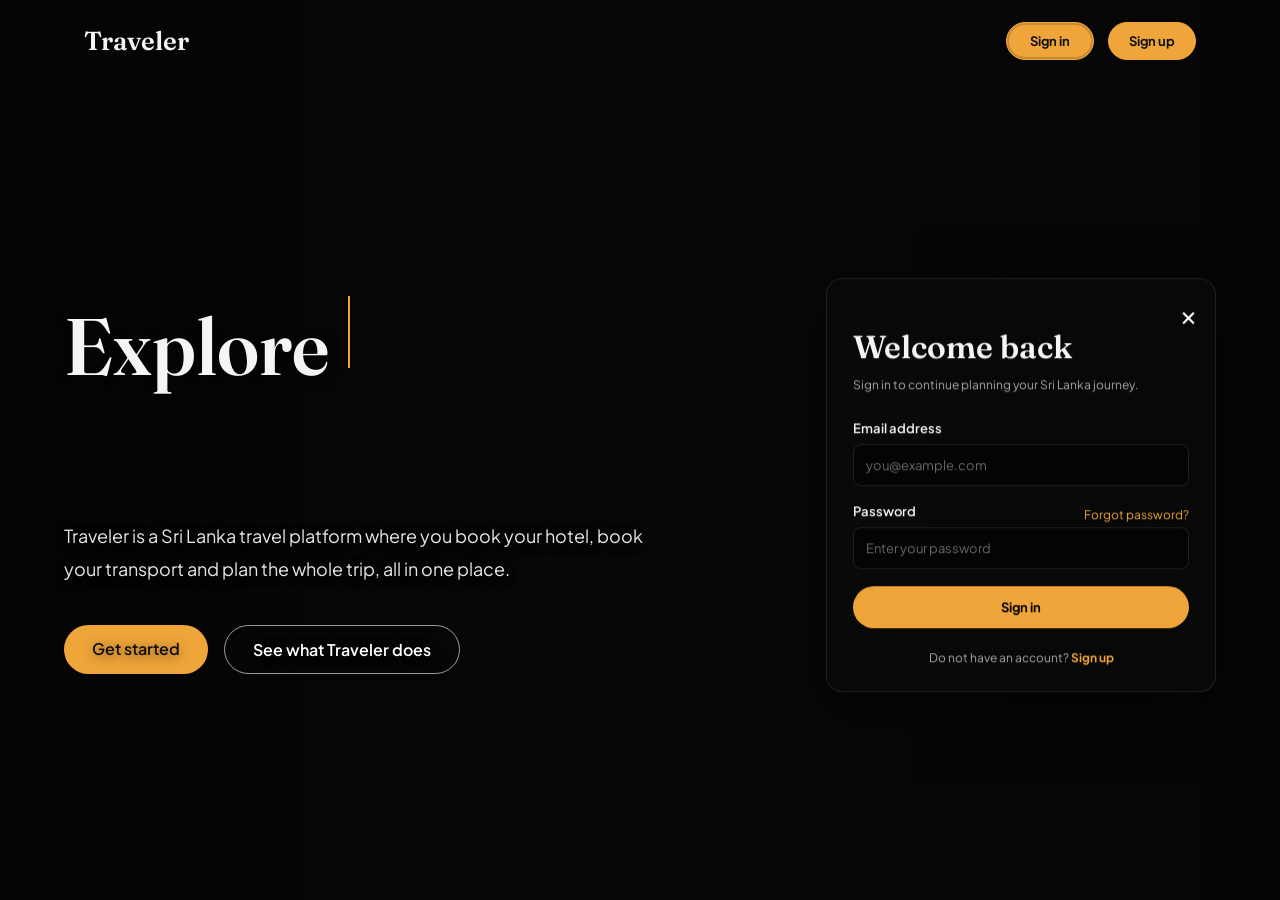
<file: frontend/signin/index.html>
<!DOCTYPE html>
<html lang="en">
<head>
    <meta charset="UTF-8">
    <meta name="viewport" content="width=device-width, initial-scale=1.0">

    <title>Sign in | Traveler</title>

    <link rel="stylesheet" href="../css/auth.css">
</head>

<body>

<main class="auth-page">

    <div class="auth-background" aria-hidden="true">
        <div class="auth-slide hero-slide active"
            style="background-image:url('https://res.cloudinary.com/dt2xaqo32/image/upload/v1793453480/3558149_latkif.jpg')">
        </div>
        <div class="auth-slide hero-slide"
            style="background-image:url('https://res.cloudinary.com/dt2xaqo32/image/upload/v1793454699/454952-sri-lanka-wallpaper_hl4gwv.jpg')">
        </div>
        <div class="auth-slide hero-slide"
            style="background-image:url('https://res.cloudinary.com/dt2xaqo32/image/upload/v1793513222/Gemini_Generated_Image_aygsx2aygsx2aygs_eiuy8b.jpg')">
        </div>
        <div class="auth-slide hero-slide"
            style="background-image:url('https://res.cloudinary.com/dt2xaqo32/image/upload/v1793544504/5d0ff2b4b6e6857f1e14ebf3b4fa1cd912f578b6a641a0e3d8271cfc5e1c891c_yoshoy.avif')">
        </div>
        <div class="auth-overlay"></div>
    </div>

    <header class="auth-header">
        <a href="../index.html" class="auth-home-logo">Traveler</a>
        <nav class="auth-nav" aria-label="Account">
            <a href="index.html" class="auth-nav-button" aria-current="page">Sign in</a>
            <a href="../signup/index.html" class="auth-nav-button">Sign up</a>
        </nav>
    </header>

    <div class="auth-content">
        <section class="auth-intro" aria-label="Traveler introduction">
            <h1><span id="typing-text"></span><span class="cursor" aria-hidden="true"></span></h1>
            <p>
                Traveler is a Sri Lanka travel platform where you book your hotel,
                book your transport and plan the whole trip, all in one place.
            </p>
            <div class="auth-hero-buttons">
                <a href="../signup/index.html" class="auth-hero-primary">Get started</a>
                <a href="../index.html#services" class="auth-hero-secondary">See what Traveler does</a>
            </div>
        </section>

    <section class="auth-card">

        <a href="../index.html" class="auth-close" aria-label="Close">
            &times;
        </a>

        <h1 class="auth-title">Welcome back</h1>

        <p class="auth-description">
            Sign in to continue planning your Sri Lanka journey.
        </p>

        <form class="auth-form" id="signinForm">

            <div class="auth-group">
                <label for="signinEmail">Email address</label>

                <input
                    type="email"
                    id="signinEmail"
                    class="auth-input"
                    placeholder="you@example.com"
                    autocomplete="email"
                    required
                >
            </div>

            <div class="auth-group">

                <div class="auth-password-header">
                    <label for="signinPassword">Password</label>

                    <a href="#" class="auth-forgot">
                        Forgot password?
                    </a>
                </div>

                <input
                    type="password"
                    id="signinPassword"
                    class="auth-input"
                    placeholder="Enter your password"
                    autocomplete="current-password"
                    required
                >

            </div>

            <button type="submit" class="auth-button">
                Sign in
            </button>

            <div id="signinMessage" class="auth-message"></div>

        </form>

        <p class="auth-switch">
            Do not have an account?

            <a href="../signup/index.html">
                Sign up
            </a>
        </p>

    </section>
    </div>

</main>

<script src="../js/script.js"></script>
<script src="../js/auth.js"></script>

</body>
</html>
</file>
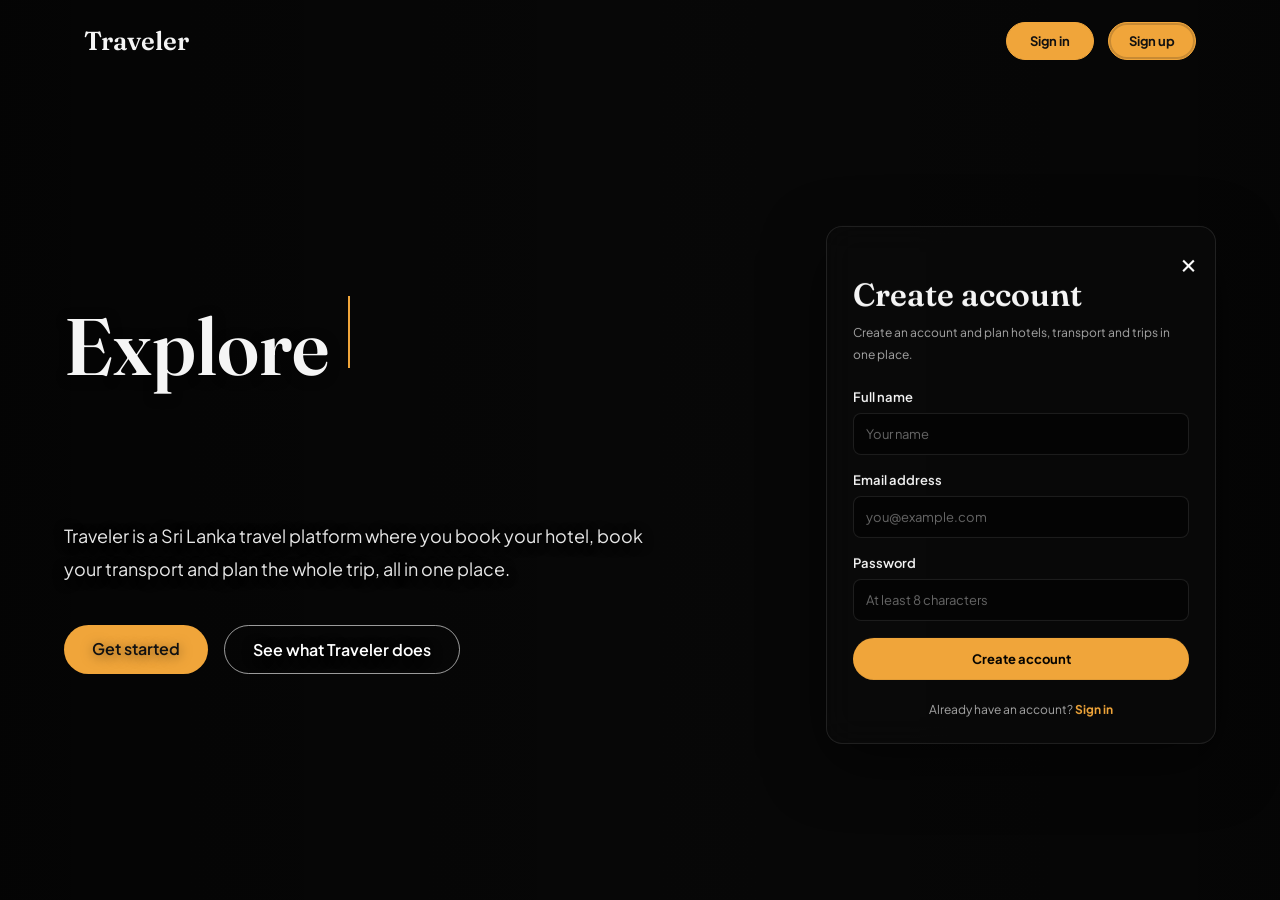
<file: frontend/signup/index.html>
<!DOCTYPE html>
<html lang="en">
<head>
    <meta charset="UTF-8">
    <meta name="viewport" content="width=device-width, initial-scale=1.0">

    <title>Sign up | Traveler</title>

    <link rel="stylesheet" href="../css/auth.css">
</head>

<body>

<main class="auth-page">

    <div class="auth-background" aria-hidden="true">
        <div class="auth-slide hero-slide active"
            style="background-image:url('https://res.cloudinary.com/dt2xaqo32/image/upload/v1793453480/3558149_latkif.jpg')">
        </div>
        <div class="auth-slide hero-slide"
            style="background-image:url('https://res.cloudinary.com/dt2xaqo32/image/upload/v1793454699/454952-sri-lanka-wallpaper_hl4gwv.jpg')">
        </div>
        <div class="auth-slide hero-slide"
            style="background-image:url('https://res.cloudinary.com/dt2xaqo32/image/upload/v1793513222/Gemini_Generated_Image_aygsx2aygsx2aygs_eiuy8b.jpg')">
        </div>
        <div class="auth-slide hero-slide"
            style="background-image:url('https://res.cloudinary.com/dt2xaqo32/image/upload/v1793544504/5d0ff2b4b6e6857f1e14ebf3b4fa1cd912f578b6a641a0e3d8271cfc5e1c891c_yoshoy.avif')">
        </div>
        <div class="auth-overlay"></div>
    </div>

    <header class="auth-header">
        <a href="../index.html" class="auth-home-logo">Traveler</a>
        <nav class="auth-nav" aria-label="Account">
            <a href="../signin/index.html" class="auth-nav-button">Sign in</a>
            <a href="index.html" class="auth-nav-button" aria-current="page">Sign up</a>
        </nav>
    </header>

    <div class="auth-content">
        <section class="auth-intro" aria-label="Traveler introduction">
            <h1><span id="typing-text"></span><span class="cursor" aria-hidden="true"></span></h1>
            <p>
                Traveler is a Sri Lanka travel platform where you book your hotel,
                book your transport and plan the whole trip, all in one place.
            </p>
            <div class="auth-hero-buttons">
                <a href="#signupForm" class="auth-hero-primary">Get started</a>
                <a href="../index.html#services" class="auth-hero-secondary">See what Traveler does</a>
            </div>
        </section>

    <section class="auth-card">

        <a href="../index.html" class="auth-close" aria-label="Close">
            &times;
        </a>

        <h1 class="auth-title">Create account</h1>

        <p class="auth-description">
            Create an account and plan hotels, transport and trips in one place.
        </p>

        <form class="auth-form" id="signupForm">

            <div class="auth-group">
                <label for="signupName">Full name</label>

                <input
                    type="text"
                    id="signupName"
                    class="auth-input"
                    placeholder="Your name"
                    autocomplete="name"
                    required
                >
            </div>

            <div class="auth-group">
                <label for="signupEmail">Email address</label>

                <input
                    type="email"
                    id="signupEmail"
                    class="auth-input"
                    placeholder="you@example.com"
                    autocomplete="email"
                    required
                >
            </div>

            <div class="auth-group">
                <label for="signupPassword">Password</label>

                <input
                    type="password"
                    id="signupPassword"
                    class="auth-input"
                    placeholder="At least 8 characters"
                    minlength="8"
                    autocomplete="new-password"
                    required
                >
            </div>

            <button type="submit" class="auth-button">
                Create account
            </button>

            <div id="signupMessage" class="auth-message"></div>

        </form>

        <p class="auth-switch">
            Already have an account?

            <a href="../signin/index.html">
                Sign in
            </a>
        </p>

    </section>
    </div>

</main>

<script src="../js/script.js"></script>
<script src="../js/auth.js"></script>

</body>
</html>
</file>
<file: frontend/css/auth.css>
@import url("https://fonts.googleapis.com/css2?family=Fraunces:wght@400;600;700&family=Plus+Jakarta+Sans:wght@400;500;600;700&display=swap");

:root {
    --color-base: #0a0a0a;
    --color-surface: #141414;
    --color-line: #2a2a2a;
    --color-fg: #f5f5f5;
    --color-muted: #a3a3a3;
    --color-sun: #f0a53a;
    --color-lagoon: #1f8a8a;

    --font-display: "Fraunces", Georgia, serif;
    --font-sans: "Plus Jakarta Sans", sans-serif;
}

* {
    margin: 0;
    padding: 0;
    box-sizing: border-box;
}

body {
    background: var(--color-base);
    color: var(--color-fg);
    font-family: var(--font-sans);
    -webkit-font-smoothing: antialiased;
    min-height: 100vh;
}

a {
    text-decoration: none;
    color: inherit;
}

.auth-page {
    position: relative;
    isolation: isolate;
    min-height: 100vh;
    display: flex;
    align-items: center;
    padding: 110px max(5vw, 24px) 40px;
    overflow: hidden;
}

.auth-background {
    position: absolute;
    inset: 0;
    z-index: -1;
    overflow: hidden;
}

.auth-slide {
    position: absolute;
    inset: 0;
    background-size: cover;
    background-position: center;
    opacity: 0;
    transition: opacity 1.6s ease;
}

.auth-slide.active {
    opacity: 1;
}

.auth-overlay {
    position: absolute;
    inset: 0;
    background: linear-gradient(
        90deg,
        rgba(0, 0, 0, 0.58),
        rgba(0, 0, 0, 0.28) 55%,
        rgba(0, 0, 0, 0.48)
    );
}

.auth-header {
    position: absolute;
    top: 0;
    left: 50%;
    z-index: 1;
    width: 100%;
    max-width: 1152px;
    display: flex;
    align-items: center;
    justify-content: space-between;
    padding: 22px 20px;
    transform: translateX(-50%);
}

.auth-home-logo {
    font-family: var(--font-display);
    font-size: 26px;
    font-weight: 600;
}

.auth-nav {
    display: flex;
    align-items: center;
    gap: 14px;
}

.auth-nav-button {
    min-width: 88px;
    padding: 10px 18px;
    border: 1px solid var(--color-sun);
    border-radius: 50px;
    background: var(--color-sun);
    color: #111;
    text-align: center;
    font-size: 13px;
    font-weight: 700;
    transition: 0.3s;
}

.auth-nav-button:hover {
    background: #111;
    color: var(--color-sun);
}

.auth-nav-button[aria-current="page"] {
    background: var(--color-sun);
    color: #111;
    box-shadow: inset 0 0 0 2px rgba(17, 17, 17, 0.18);
}

.auth-content {
    width: 100%;
    max-width: 1152px;
    min-height: calc(100vh - 150px);
    margin: 0 auto;
    position: relative;
    display: flex;
    align-items: center;
}

.auth-intro {
    width: 100%;
    text-shadow: 0 2px 12px rgba(0, 0, 0, 0.5);
}

.auth-intro h1 {
    height: 2.4em;
    font-family: var(--font-display);
    font-size: clamp(48px, 7vw, 80px);
    font-weight: 600;
    line-height: 1.2;
    white-space: pre-line;
}

.auth-intro p {
    max-width: 600px;
    margin-top: 32px;
    color: rgba(255, 255, 255, 0.9);
    font-size: 18px;
    line-height: 1.8;
}

.auth-hero-buttons {
    display: flex;
    flex-wrap: wrap;
    gap: 16px;
    margin-top: 40px;
}

.auth-hero-primary,
.auth-hero-secondary {
    display: inline-block;
    padding: 13px 28px;
    border-radius: 50px;
    font-weight: 600;
    transition: 0.3s;
}

.auth-hero-primary {
    background: var(--color-sun);
    color: #111;
}

.auth-hero-primary:hover {
    background: #111;
    color: var(--color-sun);
}

.auth-hero-secondary {
    border: 1px solid rgba(255, 255, 255, 0.6);
    color: white;
}

.auth-hero-secondary:hover {
    background: rgba(255, 255, 255, 0.1);
}

.auth-intro .cursor {
    position: relative;
    display: inline-block;
    width: 2px;
    height: 0.9em;
    margin-left: 5px;
    background: var(--color-sun);
    vertical-align: 0.08em;
    animation: auth-cursor-blink 0.8s infinite;
}

@keyframes auth-cursor-blink {
    50% {
        opacity: 0;
    }
}

.auth-card {
    position: absolute;
    top: 50%;
    right: 0;
    width: 100%;
    max-width: 390px;
    padding: 26px;
    border: 1px solid rgba(255,255,255,0.1);
    border-radius: 16px;
    background: rgba(10,10,10,0.86);
    backdrop-filter: blur(16px);
    box-shadow: 0 20px 60px rgba(0,0,0,0.5);
    transform: translateY(-50%);
}

.auth-close {
    position: absolute;
    top: 16px;
    right: 18px;
    font-size: 28px;
    color: white;
    transition: 0.3s;
}

.auth-close:hover {
    color: var(--color-sun);
}

.auth-title {
    margin-top: 22px;
    font-family: var(--font-display);
    font-size: 32px;
    font-weight: 600;
}

.auth-description {
    margin-top: 8px;
    color: rgba(255,255,255,0.65);
    font-size: 12px;
    line-height: 1.8;
}

.auth-form {
    margin-top: 24px;
}

.auth-group {
    margin-bottom: 17px;
}

.auth-group label {
    display: block;
    margin-bottom: 8px;
    font-size: 13px;
    font-weight: 600;
}

.auth-input {
    width: 100%;
    padding: 12px;
    border: 1px solid rgba(255,255,255,0.1);
    border-radius: 8px;
    background: rgba(0,0,0,0.4);
    color: var(--color-fg);
    font-family: var(--font-sans);
    font-size: 13px;
    outline: none;
    transition: border-color 0.3s;
}

.auth-input::placeholder {
    color: rgba(255,255,255,0.4);
}

.auth-input:focus {
    border-color: var(--color-sun);
}

.auth-password-header {
    display: flex;
    align-items: center;
    justify-content: space-between;
}

.auth-forgot {
    color: var(--color-sun);
    font-size: 12px;
}

.auth-forgot:hover {
    color: white;
}

.auth-button {
    width: 100%;
    padding: 13px 20px;
    border: none;
    border-radius: 50px;
    background: var(--color-sun);
    color: black;
    font-family: var(--font-sans);
    font-size: 13px;
    font-weight: 700;
    cursor: pointer;
    transition: 0.3s;
}

.auth-button:hover {
    background: black;
    color: var(--color-sun);
    outline: 1px solid var(--color-sun);
}

.auth-switch {
    margin-top: 22px;
    text-align: center;
    color: rgba(255,255,255,0.65);
    font-size: 12px;
}

.auth-switch a {
    color: var(--color-sun);
    font-weight: 700;
}

.auth-switch a:hover {
    color: white;
}

.auth-message {
    display: none;
    margin-top: 15px;
    padding: 10px;
    border-radius: 8px;
    font-size: 12px;
    line-height: 1.6;
}

.auth-message.error {
    display: block;
    background: rgba(255,70,70,0.12);
    color: #ff7777;
}

.auth-message.success {
    display: block;
    background: rgba(31,138,138,0.15);
    color: #55d5bd;
}

@media (max-width: 480px) {
    .auth-page {
        padding: 100px 16px 28px;
    }

    .auth-header {
        padding: 18px 16px;
    }

    .auth-nav {
        gap: 8px;
    }

    .auth-nav-button {
        min-width: 0;
        padding: 9px 13px;
        font-size: 12px;
    }

    .auth-card {
        padding: 22px;
    }

    .auth-title {
        font-size: 28px;
    }
}

@media (max-width: 800px) {
    .auth-content {
        min-height: auto;
        flex-direction: column;
        align-items: center;
        gap: 28px;
        padding: 28px 0;
    }

    .auth-intro {
        width: 100%;
    }

    .auth-intro h1 {
        font-size: 48px;
        height: 3.6em;
    }

    .auth-intro p {
        font-size: 16px;
    }

    .auth-card {
        position: relative;
        top: auto;
        right: auto;
        max-width: 430px;
        transform: none;
    }
}

@media (max-width: 480px) {
    .auth-intro h1 {
        font-size: 40px;
    }

    .auth-hero-buttons {
        gap: 12px;
    }

    .auth-hero-primary,
    .auth-hero-secondary {
        padding: 12px 20px;
        font-size: 13px;
    }
}

@media (max-width: 380px) {
    .auth-intro h1 {
        height: 4.8em;
    }
}

@media (prefers-reduced-motion: reduce) {
    *,
    *::before,
    *::after {
        transition-duration: 0.01ms !important;
    }
}
</file>
